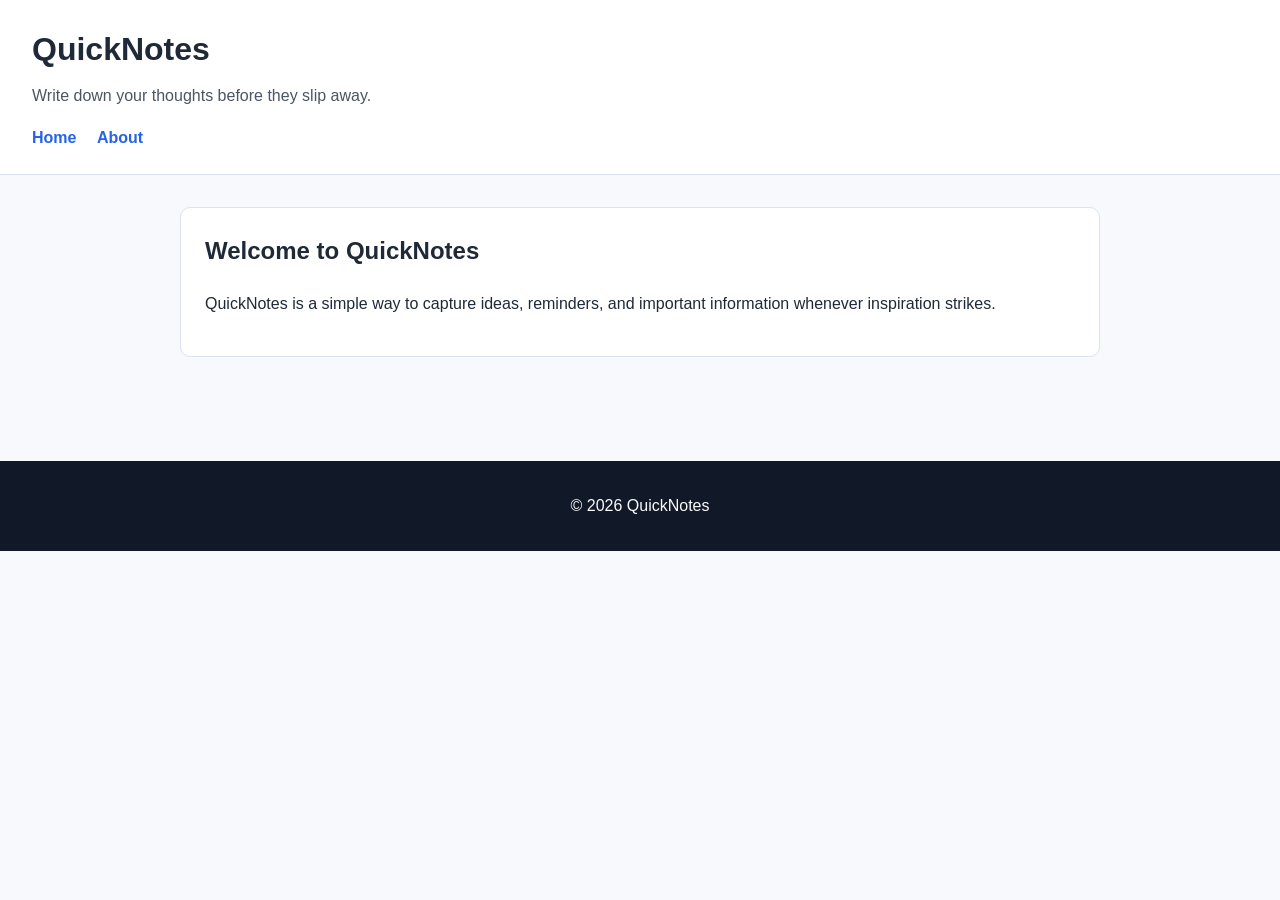
<file: index.html>
<!DOCTYPE html>
<html lang="en">
  <head>
    <meta charset="UTF-8" />
    <meta name="viewport" content="width=device-width, initial-scale=1.0" />
    <title>QuickNotes</title>
    <style>
      :root {
        --bg: #f7f9fc;
        --surface: #ffffff;
        --text: #1f2937;
        --muted: #4b5563;
        --accent: #2563eb;
        --border: #dbe3f0;
      }

      * {
        box-sizing: border-box;
      }

      body {
        margin: 0;
        font-family: Arial, Helvetica, sans-serif;
        background: var(--bg);
        color: var(--text);
        line-height: 1.6;
      }

      header {
        background: var(--surface);
        border-bottom: 1px solid var(--border);
        padding: 1.5rem 2rem;
      }

      .brand {
        margin: 0 0 0.5rem;
        font-size: 2rem;
      }

      .tagline {
        margin: 0;
        color: var(--muted);
      }

      nav {
        margin-top: 1rem;
      }

      nav a {
        color: var(--accent);
        text-decoration: none;
        margin-right: 1rem;
        font-weight: 600;
      }

      nav a:hover,
      nav a:focus {
        text-decoration: underline;
      }

      main {
        max-width: 960px;
        margin: 2rem auto;
        padding: 0 1.25rem 3rem;
      }

      section {
        background: var(--surface);
        border: 1px solid var(--border);
        border-radius: 10px;
        padding: 1.5rem;
        margin-bottom: 1.5rem;
      }

      h2,
      h3 {
        margin-top: 0;
      }

      ul,
      ol {
        padding-left: 1.25rem;
      }

      footer {
        background: #111827;
        color: #f9fafb;
        text-align: center;
        padding: 1rem 2rem;
      }
    </style>
  </head>
  <body>
    <header>
      <h1 class="brand">QuickNotes</h1>
      <p class="tagline">Write down your thoughts before they slip away.</p>
      <nav aria-label="Main navigation">
        <a href="index.html">Home</a>
        <a href="about.html">About</a>
      </nav>
    </header>

    <main>
      <section>
        <h2>Welcome to QuickNotes</h2>
        <p>
          QuickNotes is a simple way to capture ideas, reminders, and important information whenever inspiration strikes.
        </p>
      </section>
    </main>

    <footer>
      <p>© 2026 QuickNotes</p>
    </footer>
  </body>
</html>
</file>
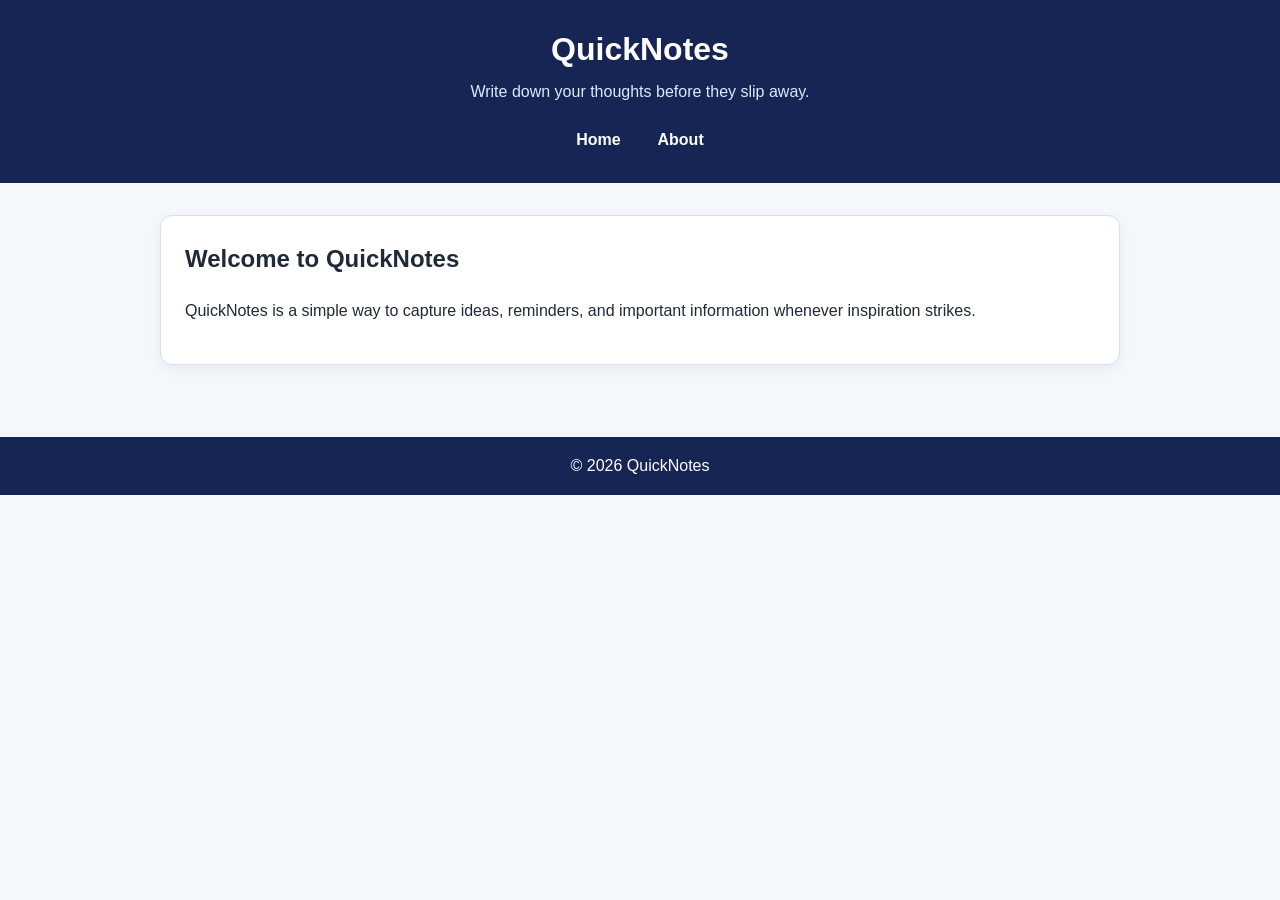
<file: day2/index.html>
<!DOCTYPE html>
<html lang="en">
  <head>
    <meta charset="UTF-8" />
    <meta name="viewport" content="width=device-width, initial-scale=1.0" />
    <title>QuickNotes</title>
    <link rel="stylesheet" href="style.css" />
  </head>
  <body>
    <header>
      <h1 class="brand">QuickNotes</h1>
      <p class="tagline">Write down your thoughts before they slip away.</p>
      <nav aria-label="Main navigation">
        <a href="index.html">Home</a>
        <a href="about.html">About</a>
      </nav>
    </header>

    <main>
      <section>
        <h2>Welcome to QuickNotes</h2>
        <p>
          QuickNotes is a simple way to capture ideas, reminders, and important information whenever inspiration strikes.
        </p>
      </section>
    </main>

    <footer>
      <p>© 2026 QuickNotes</p>
    </footer>
  </body>
</html>
</file>
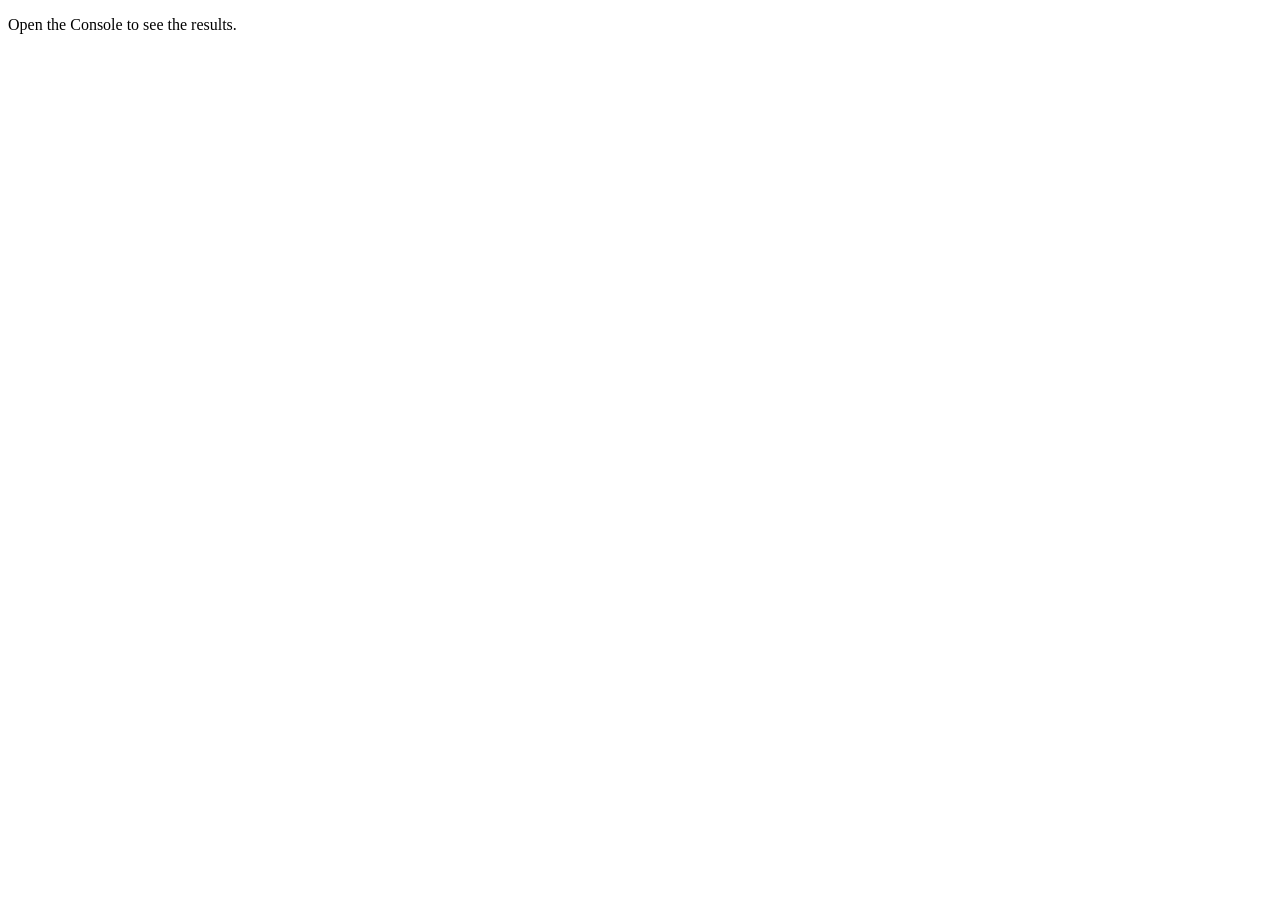
<file: day3/index.html>
<!DOCTYPE html>
<html lang="en">
  <head>
    <meta charset="UTF-8" />
    <meta name="viewport" content="width=device-width, initial-scale=1.0" />
    <title>Notes Toolkit</title>
    <script src="script.js" defer></script>
  </head>
  <body>
    <p>Open the Console to see the results.</p>
  </body>
</html>
</file>
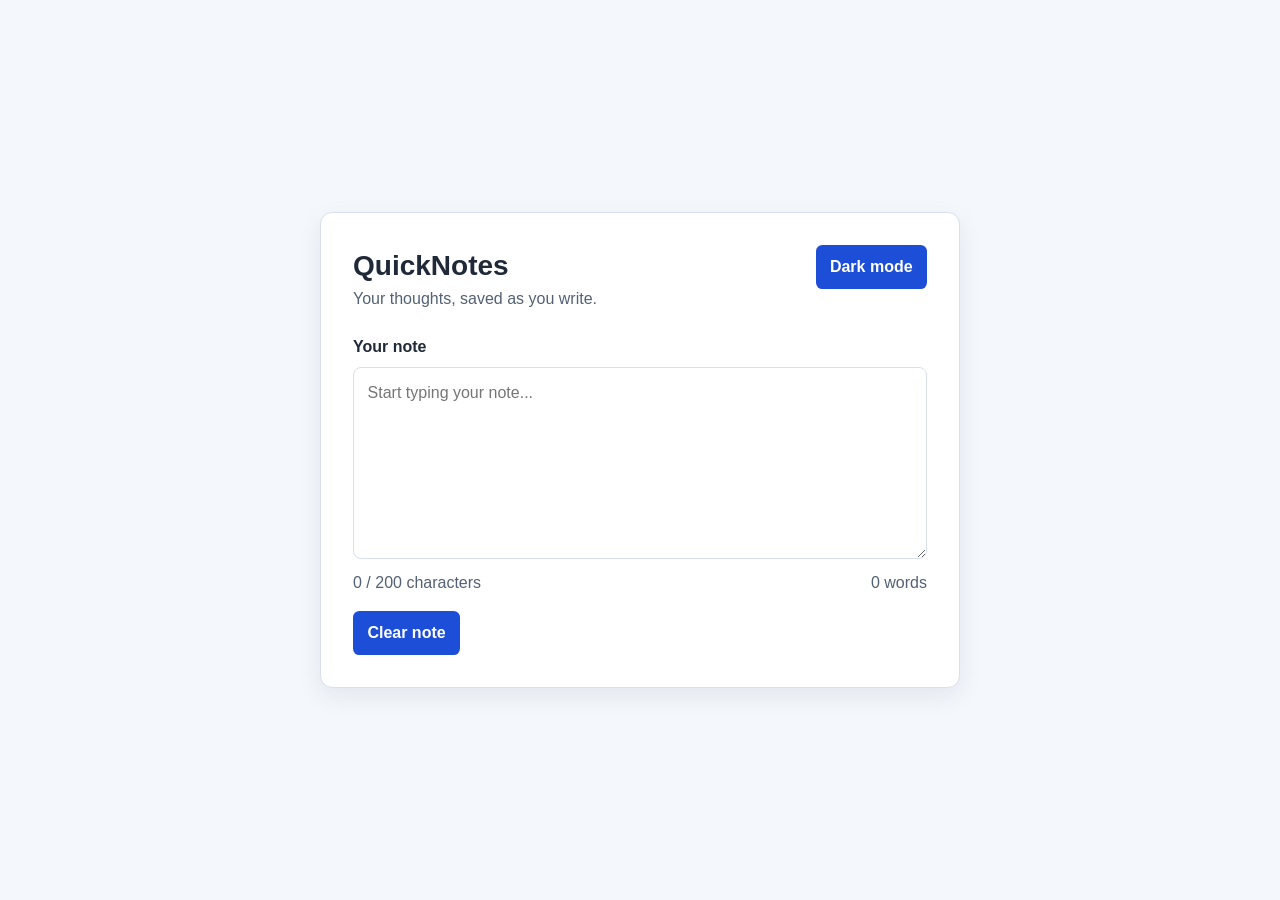
<file: day4/index.html>
<!DOCTYPE html>
<html lang="en">
  <head>
    <meta charset="UTF-8" />
    <meta name="viewport" content="width=device-width, initial-scale=1.0" />
    <title>QuickNotes - Day 4</title>
    <link rel="stylesheet" href="style.css" />
    <script src="script.js" defer></script>
  </head>
  <body>
    <main class="note-card">
      <div class="header">
        <div>
          <h1>QuickNotes</h1>
          <p class="subtitle">Your thoughts, saved as you write.</p>
        </div>
        <button id="theme-toggle" type="button" aria-pressed="false">Dark mode</button>
      </div>

      <label for="note-text">Your note</label>
      <textarea id="note-text" placeholder="Start typing your note..."></textarea>

      <div class="counts" aria-live="polite">
        <p id="char-count">0 / 200 characters</p>
        <p id="word-count">0 words</p>
      </div>

      <button id="clear-btn" type="button">Clear note</button>
    </main>
  </body>
</html>
</file>
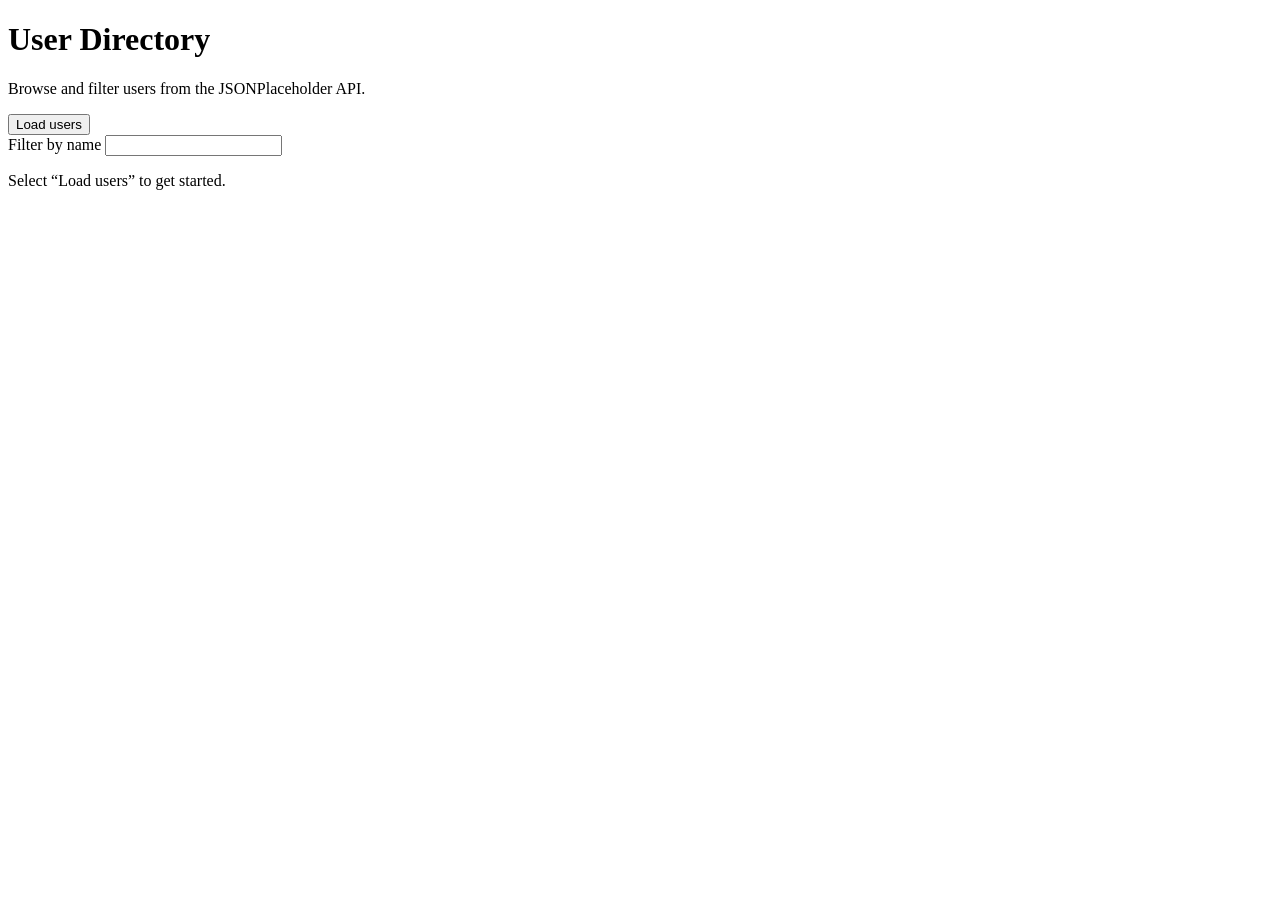
<file: day5/index.html>
<!DOCTYPE html>
<html lang="en">
  <head>
    <meta charset="UTF-8" />
    <meta name="viewport" content="width=device-width, initial-scale=1.0" />
    <title>User Directory</title>
    <script src="users.js" defer></script>
  </head>
  <body>
    <main>
      <h1>User Directory</h1>
      <p>Browse and filter users from the JSONPlaceholder API.</p>

      <button id="load-users" type="button">Load users</button>

      <div>
        <label for="filter-input">Filter by name</label>
        <input id="filter-input" type="search" autocomplete="off" />
      </div>

      <p id="status" role="status" aria-live="polite">Select “Load users” to get started.</p>
      <ul id="users-list" aria-label="Users"></ul>
    </main>
  </body>
</html>
</file>
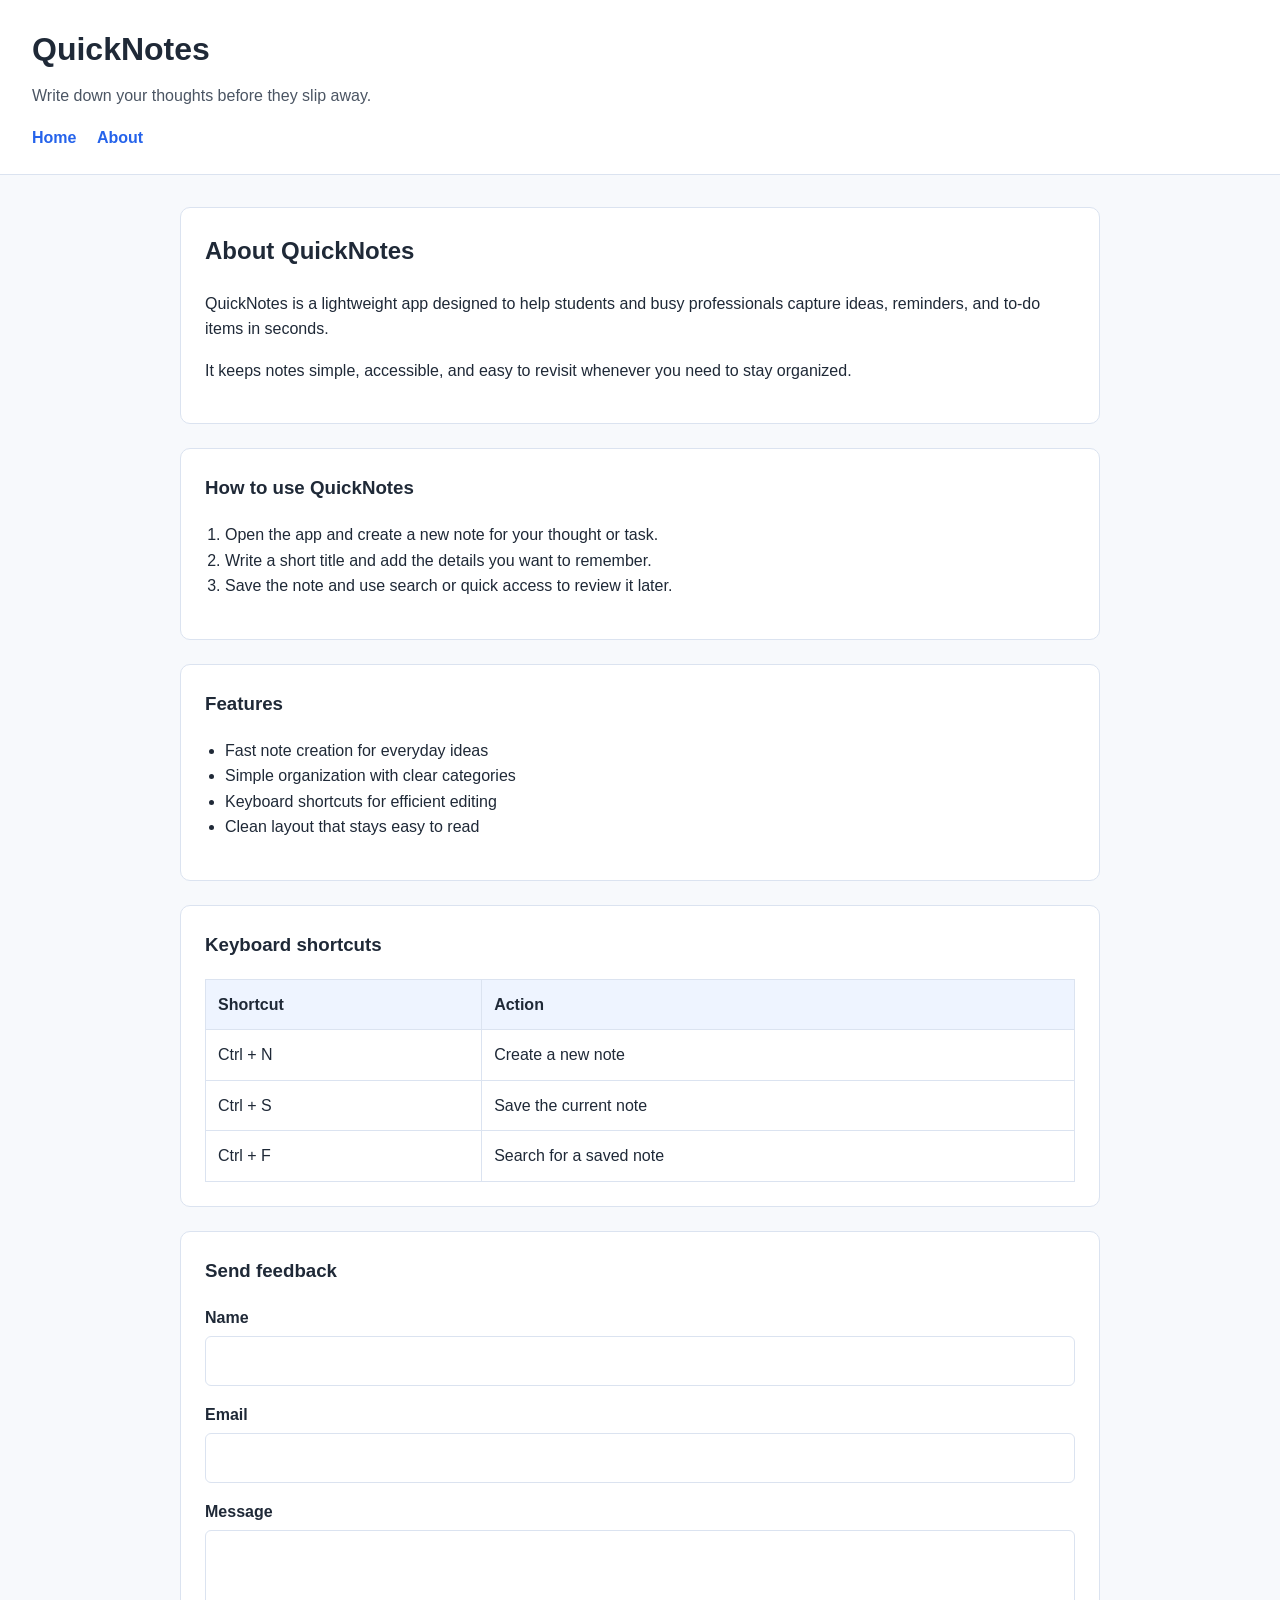
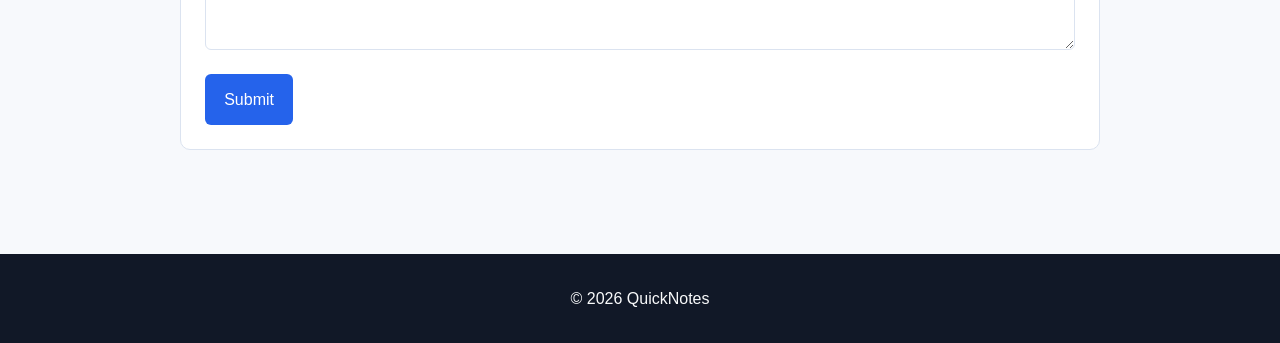
<file: about.html>
<!DOCTYPE html>
<html lang="en">
  <head>
    <meta charset="UTF-8" />
    <meta name="viewport" content="width=device-width, initial-scale=1.0" />
    <title>About QuickNotes</title>
    <style>
      :root {
        --bg: #f7f9fc;
        --surface: #ffffff;
        --text: #1f2937;
        --muted: #4b5563;
        --accent: #2563eb;
        --border: #dbe3f0;
      }

      * {
        box-sizing: border-box;
      }

      body {
        margin: 0;
        font-family: Arial, Helvetica, sans-serif;
        background: var(--bg);
        color: var(--text);
        line-height: 1.6;
      }

      header {
        background: var(--surface);
        border-bottom: 1px solid var(--border);
        padding: 1.5rem 2rem;
      }

      .brand {
        margin: 0 0 0.5rem;
        font-size: 2rem;
      }

      .tagline {
        margin: 0;
        color: var(--muted);
      }

      nav {
        margin-top: 1rem;
      }

      nav a {
        color: var(--accent);
        text-decoration: none;
        margin-right: 1rem;
        font-weight: 600;
      }

      nav a:hover,
      nav a:focus {
        text-decoration: underline;
      }

      main {
        max-width: 960px;
        margin: 2rem auto;
        padding: 0 1.25rem 3rem;
      }

      section {
        background: var(--surface);
        border: 1px solid var(--border);
        border-radius: 10px;
        padding: 1.5rem;
        margin-bottom: 1.5rem;
      }

      h2,
      h3 {
        margin-top: 0;
      }

      ul,
      ol {
        padding-left: 1.25rem;
      }

      table {
        width: 100%;
        border-collapse: collapse;
        margin-top: 1rem;
      }

      th,
      td {
        border: 1px solid var(--border);
        padding: 0.75rem;
        text-align: left;
      }

      th {
        background: #eef4ff;
      }

      label {
        display: block;
        margin-bottom: 0.35rem;
        font-weight: 600;
      }

      input,
      textarea,
      button {
        font: inherit;
      }

      input,
      textarea {
        width: 100%;
        padding: 0.7rem;
        border: 1px solid var(--border);
        border-radius: 6px;
        margin-bottom: 1rem;
      }

      textarea {
        min-height: 120px;
        resize: vertical;
      }

      button {
        background: var(--accent);
        color: #fff;
        border: none;
        border-radius: 6px;
        padding: 0.8rem 1.2rem;
        cursor: pointer;
      }

      footer {
        background: #111827;
        color: #f9fafb;
        text-align: center;
        padding: 1rem 2rem;
      }
    </style>
  </head>
  <body>
    <header>
      <h1 class="brand">QuickNotes</h1>
      <p class="tagline">Write down your thoughts before they slip away.</p>
      <nav aria-label="Main navigation">
        <a href="index.html">Home</a>
        <a href="about.html">About</a>
      </nav>
    </header>

    <main>
      <section>
        <h2>About QuickNotes</h2>
        <p>
          QuickNotes is a lightweight app designed to help students and busy professionals capture ideas, reminders, and to-do items in seconds.
        </p>
        <p>
          It keeps notes simple, accessible, and easy to revisit whenever you need to stay organized.
        </p>
      </section>

      <section>
        <h3>How to use QuickNotes</h3>
        <ol>
          <li>Open the app and create a new note for your thought or task.</li>
          <li>Write a short title and add the details you want to remember.</li>
          <li>Save the note and use search or quick access to review it later.</li>
        </ol>
      </section>

      <section>
        <h3>Features</h3>
        <ul>
          <li>Fast note creation for everyday ideas</li>
          <li>Simple organization with clear categories</li>
          <li>Keyboard shortcuts for efficient editing</li>
          <li>Clean layout that stays easy to read</li>
        </ul>
      </section>

      <section>
        <h3>Keyboard shortcuts</h3>
        <table>
          <thead>
            <tr>
              <th scope="col">Shortcut</th>
              <th scope="col">Action</th>
            </tr>
          </thead>
          <tbody>
            <tr>
              <td>Ctrl + N</td>
              <td>Create a new note</td>
            </tr>
            <tr>
              <td>Ctrl + S</td>
              <td>Save the current note</td>
            </tr>
            <tr>
              <td>Ctrl + F</td>
              <td>Search for a saved note</td>
            </tr>
          </tbody>
        </table>
      </section>

      <section>
        <h3>Send feedback</h3>
        <form action="#" method="post">
          <label for="name">Name</label>
          <input id="name" name="name" type="text" required />

          <label for="email">Email</label>
          <input id="email" name="email" type="email" required />

          <label for="message">Message</label>
          <textarea id="message" name="message" required></textarea>

          <button type="submit">Submit</button>
        </form>
      </section>
    </main>

    <footer>
      <p>© 2026 QuickNotes</p>
    </footer>
  </body>
</html>
</file>
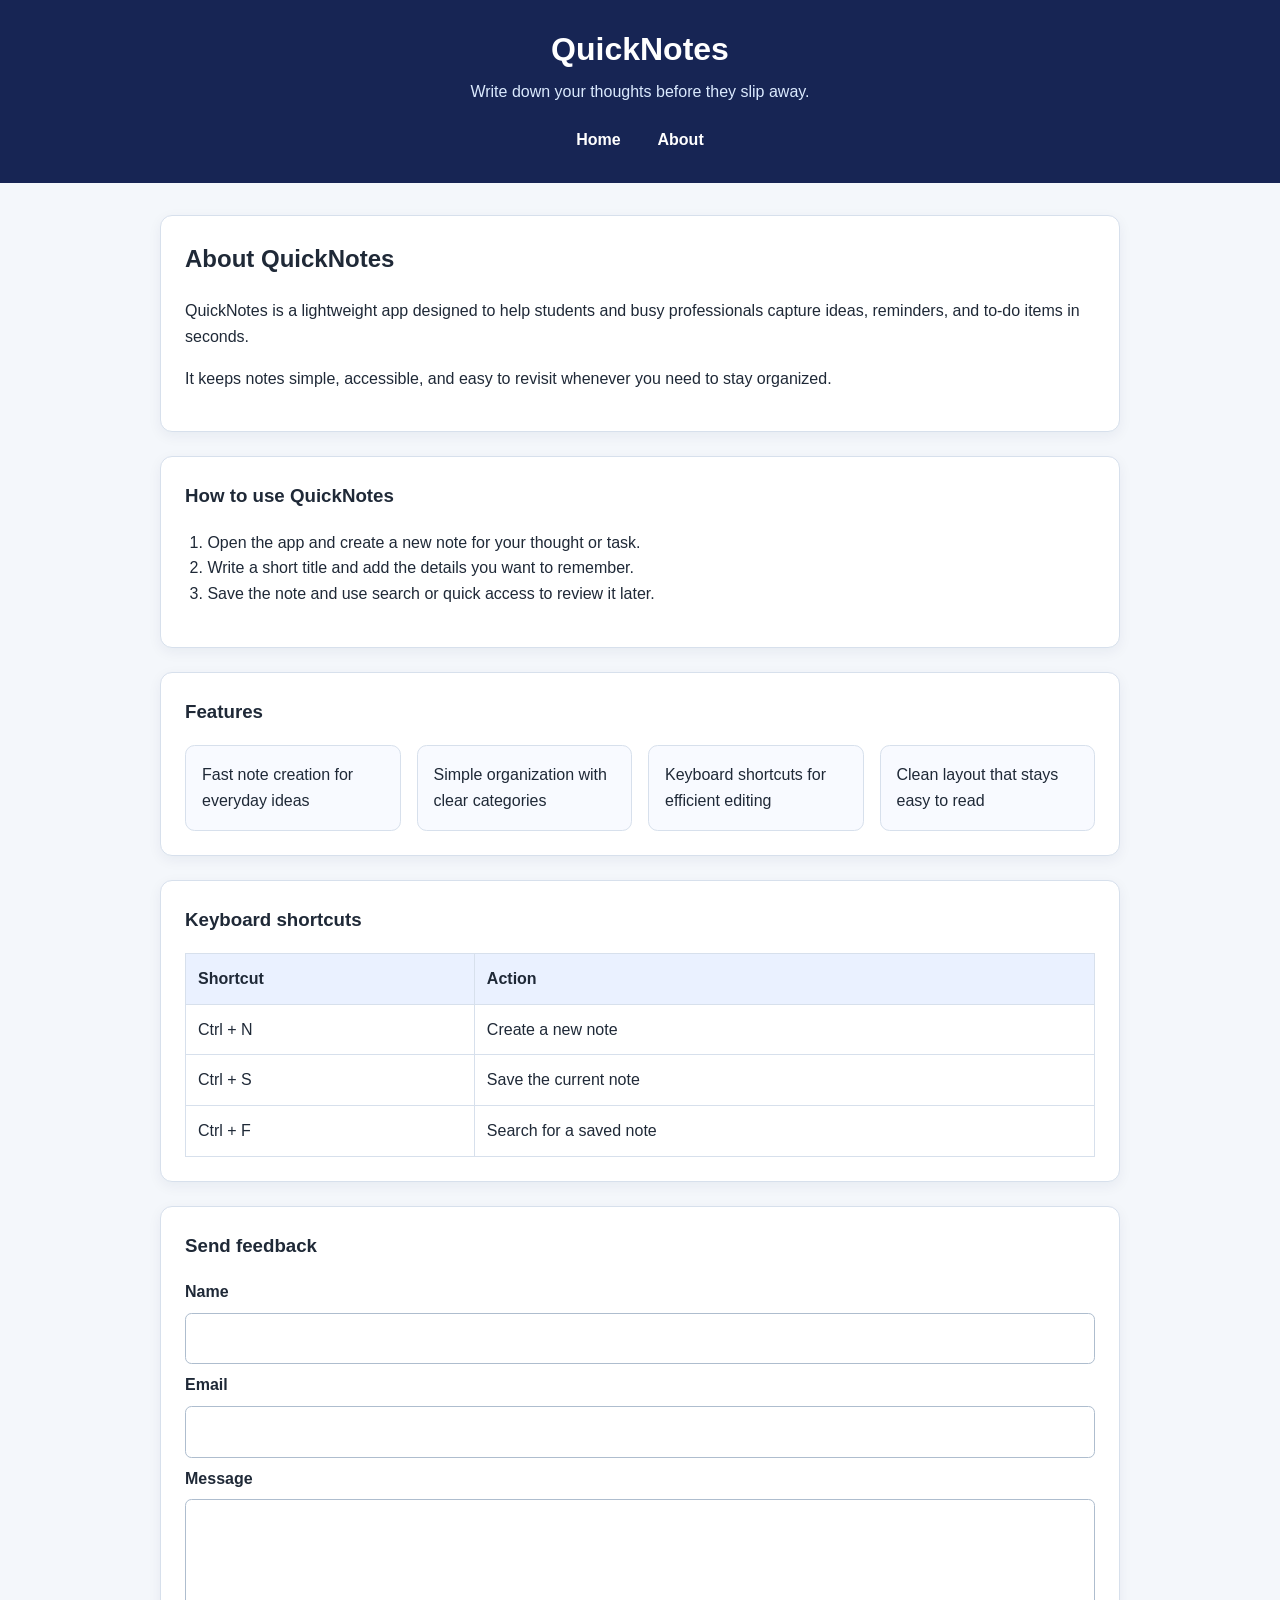
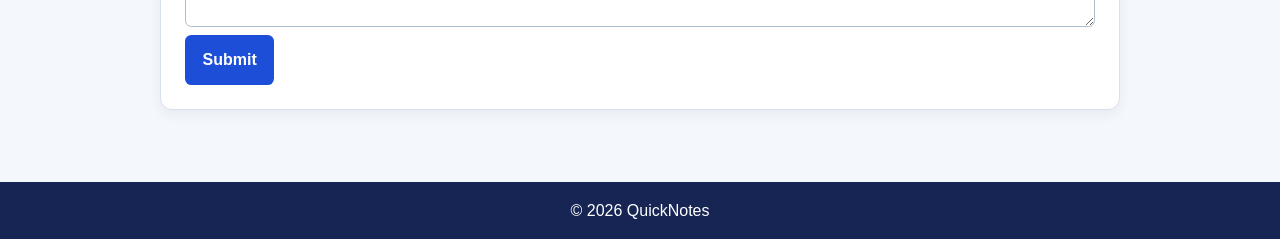
<file: day2/about.html>
<!DOCTYPE html>
<html lang="en">
  <head>
    <meta charset="UTF-8" />
    <meta name="viewport" content="width=device-width, initial-scale=1.0" />
    <title>About QuickNotes</title>
    <link rel="stylesheet" href="style.css" />
  </head>
  <body>
    <header>
      <h1 class="brand">QuickNotes</h1>
      <p class="tagline">Write down your thoughts before they slip away.</p>
      <nav aria-label="Main navigation">
        <a href="index.html">Home</a>
        <a href="about.html">About</a>
      </nav>
    </header>

    <main>
      <section>
        <h2>About QuickNotes</h2>
        <p>
          QuickNotes is a lightweight app designed to help students and busy professionals capture ideas, reminders, and to-do items in seconds.
        </p>
        <p>
          It keeps notes simple, accessible, and easy to revisit whenever you need to stay organized.
        </p>
      </section>

      <section>
        <h3>How to use QuickNotes</h3>
        <ol>
          <li>Open the app and create a new note for your thought or task.</li>
          <li>Write a short title and add the details you want to remember.</li>
          <li>Save the note and use search or quick access to review it later.</li>
        </ol>
      </section>

      <section>
        <h3>Features</h3>
        <ul class="features">
          <li>Fast note creation for everyday ideas</li>
          <li>Simple organization with clear categories</li>
          <li>Keyboard shortcuts for efficient editing</li>
          <li>Clean layout that stays easy to read</li>
        </ul>
      </section>

      <section>
        <h3>Keyboard shortcuts</h3>
        <table>
          <thead>
            <tr>
              <th scope="col">Shortcut</th>
              <th scope="col">Action</th>
            </tr>
          </thead>
          <tbody>
            <tr>
              <td>Ctrl + N</td>
              <td>Create a new note</td>
            </tr>
            <tr>
              <td>Ctrl + S</td>
              <td>Save the current note</td>
            </tr>
            <tr>
              <td>Ctrl + F</td>
              <td>Search for a saved note</td>
            </tr>
          </tbody>
        </table>
      </section>

      <section>
        <h3>Send feedback</h3>
        <form action="#" method="post">
          <label for="name">Name</label>
          <input id="name" name="name" type="text" required />

          <label for="email">Email</label>
          <input id="email" name="email" type="email" required />

          <label for="message">Message</label>
          <textarea id="message" name="message" required></textarea>

          <button type="submit">Submit</button>
        </form>
      </section>
    </main>

    <footer>
      <p>© 2026 QuickNotes</p>
    </footer>
  </body>
</html>
</file>
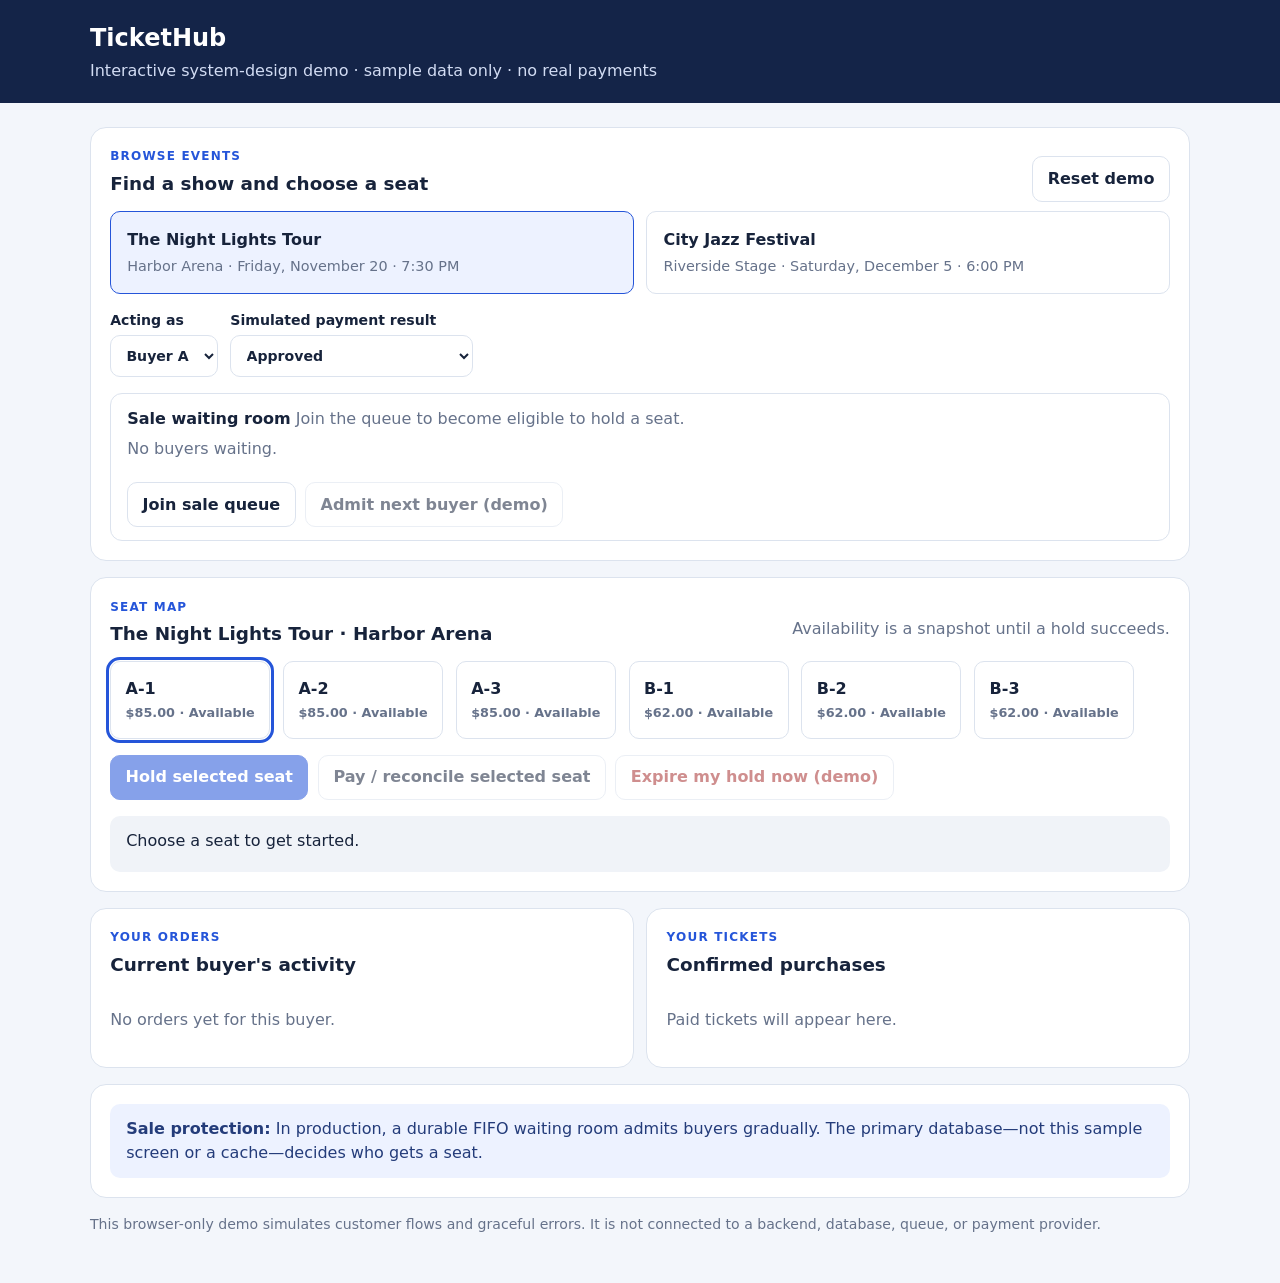
<file: day8/demo.html>
<!doctype html>
<html lang="en">
<head>
  <meta charset="utf-8">
  <meta name="viewport" content="width=device-width, initial-scale=1">
  <title>TicketHub | Interactive Demo</title>
  <style>
    :root {
      color-scheme: light;
      --ink: #17233b;
      --muted: #66728a;
      --line: #dce3ee;
      --paper: #ffffff;
      --bg: #f3f6fb;
      --blue: #2555d9;
      --blue-soft: #edf2ff;
      --green: #137a55;
      --green-soft: #e7f7ef;
      --red: #a83232;
      --red-soft: #fff0ee;
      --amber: #835900;
      --amber-soft: #fff5dc;
    }

    * { box-sizing: border-box; }

    body {
      margin: 0;
      background: var(--bg);
      color: var(--ink);
      font: 16px/1.5 system-ui, -apple-system, "Segoe UI", sans-serif;
    }

    button, select { font: inherit; }

    button {
      min-height: 42px;
      padding: 0.6rem 0.9rem;
      border: 1px solid var(--line);
      border-radius: 10px;
      background: var(--paper);
      color: var(--ink);
      cursor: pointer;
      font-weight: 650;
    }

    button:hover:not(:disabled) { border-color: var(--blue); }
    button:focus-visible, select:focus-visible { outline: 3px solid #98b2ff; outline-offset: 2px; }
    button:disabled { cursor: not-allowed; opacity: 0.55; }

    .primary { border-color: var(--blue); background: var(--blue); color: white; }
    .danger { color: var(--red); }

    header {
      padding: 1.25rem max(1rem, calc((100vw - 1100px) / 2));
      background: #142448;
      color: white;
    }

    header h1 { margin: 0; font-size: 1.5rem; }
    header p { margin: 0.2rem 0 0; color: #d2dcf3; }

    main { width: min(1100px, calc(100% - 2rem)); margin: 1.5rem auto 3rem; }
    .panel { margin-bottom: 1rem; padding: 1.2rem; border: 1px solid var(--line); border-radius: 16px; background: var(--paper); }
    .panel h2 { margin: 0 0 0.8rem; font-size: 1.15rem; }
    .subtle { color: var(--muted); }
    .eyebrow { margin: 0 0 0.3rem; color: var(--blue); font-size: 0.75rem; font-weight: 800; letter-spacing: 0.1em; text-transform: uppercase; }

    .topline, .toolbar, .event-list, .seat-grid, .columns, .summary-grid {
      display: flex;
      gap: 0.8rem;
    }

    .topline { align-items: center; justify-content: space-between; flex-wrap: wrap; }
    .toolbar { align-items: end; flex-wrap: wrap; margin-top: 1rem; }
    .toolbar label { display: grid; gap: 0.25rem; font-size: 0.88rem; font-weight: 700; }
    select { min-height: 42px; padding: 0.5rem 0.7rem; border: 1px solid var(--line); border-radius: 10px; background: white; color: var(--ink); }
    .queue-box { display: grid; gap: 0.35rem; margin-top: 1rem; padding: 0.8rem 1rem; border: 1px solid var(--line); border-radius: 12px; }
    .queue-box p { margin: 0; }

    .event-list { flex-wrap: wrap; }
    .event-card { flex: 1 1 250px; padding: 1rem; text-align: left; }
    .event-card[aria-pressed="true"] { border-color: var(--blue); background: var(--blue-soft); }
    .event-card strong, .event-card span { display: block; }
    .event-card span { margin-top: 0.25rem; color: var(--muted); font-size: 0.9rem; font-weight: 450; }

    .seat-grid { flex-wrap: wrap; }
    .seat {
      display: grid;
      min-width: 112px;
      min-height: 78px;
      align-content: center;
      gap: 0.15rem;
      text-align: left;
    }
    .seat strong { font-size: 1rem; }
    .seat span { color: var(--muted); font-size: 0.8rem; }
    .seat[aria-pressed="true"] { outline: 3px solid var(--blue); outline-offset: 1px; }
    .seat.HELD { border-color: #e7c86f; background: var(--amber-soft); }
    .seat.SOLD { border-color: #a7d8bf; background: var(--green-soft); }
    .seat.PAYMENT_PENDING { border-color: #b8a7df; background: #f2edff; }

    .callout { margin: 0; padding: 0.8rem 1rem; border-radius: 10px; background: var(--blue-soft); color: #243c7a; }
    .message { min-height: 3.5rem; margin: 1rem 0 0; padding: 0.8rem 1rem; border-radius: 10px; background: #f0f3f8; }
    .message.success { background: var(--green-soft); color: #10583d; }
    .message.error { background: var(--red-soft); color: #832626; }
    .message.notice { background: var(--amber-soft); color: #6a4a00; }

    .columns { align-items: stretch; }
    .columns > section { flex: 1; min-width: 0; }
    .summary-grid { flex-wrap: wrap; }
    .summary-card { flex: 1 1 180px; padding: 0.85rem; border: 1px solid var(--line); border-radius: 12px; }
    .summary-card strong { display: block; }
    .summary-card span { color: var(--muted); font-size: 0.9rem; }
    .actions { display: flex; flex-wrap: wrap; gap: 0.6rem; margin-top: 1rem; }
    .ticket-list { display: grid; gap: 0.7rem; }
    .ticket { padding: 0.8rem; border-left: 4px solid var(--green); border-radius: 8px; background: var(--green-soft); }
    .ticket p { margin: 0.2rem 0 0; color: #335747; font-size: 0.9rem; }
    footer { color: var(--muted); font-size: 0.88rem; }

    @media (max-width: 680px) {
      .columns { flex-direction: column; }
      .panel { padding: 1rem; }
      .seat { flex: 1 1 42%; }
    }
  </style>
</head>
<body>
  <header>
    <h1>TicketHub</h1>
    <p>Interactive system-design demo · sample data only · no real payments</p>
  </header>

  <main>
    <section class="panel">
      <div class="topline">
        <div>
          <p class="eyebrow">Browse events</p>
          <h2>Find a show and choose a seat</h2>
        </div>
        <button id="resetButton" type="button">Reset demo</button>
      </div>
      <div id="events" class="event-list" aria-label="Sample events"></div>
      <div class="toolbar">
        <label for="buyerSelect">Acting as
          <select id="buyerSelect">
            <option value="buyer-a">Buyer A</option>
            <option value="buyer-b">Buyer B</option>
          </select>
        </label>
        <label for="paymentOutcome">Simulated payment result
          <select id="paymentOutcome">
            <option value="approved">Approved</option>
            <option value="declined">Declined</option>
            <option value="timeout">Timeout (reconcile later)</option>
          </select>
        </label>
      </div>
      <div class="queue-box">
        <p><strong>Sale waiting room</strong> <span id="queuePosition" class="subtle"></span></p>
        <p id="queueList" class="subtle" aria-live="polite"></p>
        <div class="actions">
          <button id="joinQueueButton" type="button">Join sale queue</button>
          <button id="admitNextButton" type="button">Admit next buyer (demo)</button>
        </div>
      </div>
    </section>

    <section class="panel">
      <div class="topline">
        <div>
          <p class="eyebrow">Seat map</p>
          <h2 id="eventHeading"></h2>
        </div>
        <span class="subtle">Availability is a snapshot until a hold succeeds.</span>
      </div>
      <div id="seats" class="seat-grid" aria-label="Seats"></div>
      <div class="actions">
        <button id="holdButton" class="primary" type="button">Hold selected seat</button>
        <button id="payButton" type="button">Pay / reconcile selected seat</button>
        <button id="expireButton" class="danger" type="button">Expire my hold now (demo)</button>
      </div>
      <p id="message" class="message" role="status" aria-live="polite">Choose a seat to get started.</p>
    </section>

    <div class="columns">
      <section class="panel">
        <p class="eyebrow">Your orders</p>
        <h2>Current buyer's activity</h2>
        <div id="orders" class="summary-grid"></div>
      </section>
      <section class="panel">
        <p class="eyebrow">Your tickets</p>
        <h2>Confirmed purchases</h2>
        <div id="tickets" class="ticket-list"></div>
      </section>
    </div>

    <section class="panel">
      <p class="callout"><strong>Sale protection:</strong> In production, a durable FIFO waiting room admits buyers gradually. The primary database—not this sample screen or a cache—decides who gets a seat.</p>
    </section>
    <footer>This browser-only demo simulates customer flows and graceful errors. It is not connected to a backend, database, queue, or payment provider.</footer>
  </main>

  <script>
    const events = [
      {
        id: "night-lights",
        name: "The Night Lights Tour",
        venue: "Harbor Arena",
        date: "Friday, November 20 · 7:30 PM",
        seats: [
          { id: "A-01", section: "A", row: "1", number: "1", price: 8500 },
          { id: "A-02", section: "A", row: "1", number: "2", price: 8500 },
          { id: "A-03", section: "A", row: "1", number: "3", price: 8500 },
          { id: "B-01", section: "B", row: "2", number: "1", price: 6200 },
          { id: "B-02", section: "B", row: "2", number: "2", price: 6200 },
          { id: "B-03", section: "B", row: "2", number: "3", price: 6200 }
        ]
      },
      {
        id: "city-jazz",
        name: "City Jazz Festival",
        venue: "Riverside Stage",
        date: "Saturday, December 5 · 6:00 PM",
        seats: [
          { id: "C-01", section: "C", row: "1", number: "1", price: 5400 },
          { id: "C-02", section: "C", row: "1", number: "2", price: 5400 },
          { id: "C-03", section: "C", row: "1", number: "3", price: 5400 },
          { id: "D-01", section: "D", row: "2", number: "1", price: 3900 },
          { id: "D-02", section: "D", row: "2", number: "2", price: 3900 },
          { id: "D-03", section: "D", row: "2", number: "3", price: 3900 }
        ]
      }
    ];

    const buyers = { "buyer-a": "Buyer A", "buyer-b": "Buyer B" };
    let state;

    function resetState() {
      events.forEach((event) => event.seats.forEach((seat) => {
        seat.status = "AVAILABLE";
        seat.currentOrderId = null;
        seat.holdExpiresAt = null;
      }));
      state = {
        selectedEventId: events[0].id,
        selectedSeatId: events[0].seats[0].id,
        buyerId: "buyer-a",
        orders: [],
        queues: {},
        admittedBuyers: {},
        nextOrderId: 1
      };
      events.forEach((event) => {
        state.queues[event.id] = [];
        state.admittedBuyers[event.id] = [];
      });
      document.getElementById("buyerSelect").value = state.buyerId;
      document.getElementById("paymentOutcome").value = "approved";
      showMessage("Choose a seat to get started.", "");
      render();
    }

    function currentEvent() {
      return events.find((event) => event.id === state.selectedEventId);
    }

    function currentQueue() {
      return state.queues[state.selectedEventId];
    }

    function currentAdmittedBuyers() {
      return state.admittedBuyers[state.selectedEventId];
    }

    function selectedSeat() {
      return currentEvent().seats.find((seat) => seat.id === state.selectedSeatId);
    }

    function currentOrder(seat) {
      return state.orders.find((order) => order.id === seat.currentOrderId);
    }

    function showMessage(text, kind) {
      const message = document.getElementById("message");
      message.textContent = text;
      message.className = `message ${kind}`;
    }

    function formatMoney(cents) {
      return new Intl.NumberFormat("en-US", { style: "currency", currency: "USD" }).format(cents / 100);
    }

    function statusLabel(status) {
      return {
        AVAILABLE: "Available",
        HELD: "Held",
        PAYMENT_PENDING: "Payment pending",
        SOLD: "Sold",
        EXPIRED: "Expired",
        CANCELLED: "Cancelled",
        PAID: "Paid"
      }[status] || status;
    }

    function renderEvents() {
      const target = document.getElementById("events");
      target.replaceChildren();
      events.forEach((event) => {
        const button = document.createElement("button");
        button.type = "button";
        button.className = "event-card";
        button.setAttribute("aria-pressed", String(event.id === state.selectedEventId));
        const title = document.createElement("strong");
        title.textContent = event.name;
        const detail = document.createElement("span");
        detail.textContent = `${event.venue} · ${event.date}`;
        button.append(title, detail);
        button.addEventListener("click", () => {
          state.selectedEventId = event.id;
          state.selectedSeatId = event.seats[0].id;
          render();
        });
        target.append(button);
      });
    }

    function renderSeats() {
      const event = currentEvent();
      document.getElementById("eventHeading").textContent = `${event.name} · ${event.venue}`;
      const target = document.getElementById("seats");
      target.replaceChildren();
      event.seats.forEach((seat) => {
        const order = currentOrder(seat);
        const ownerText = order ? ` · ${buyers[order.userId]}` : "";
          const displayStatus = order && order.status === "PAYMENT_PENDING" ? "PAYMENT_PENDING" : seat.status;
          const button = document.createElement("button");
          button.type = "button";
          button.className = `seat ${displayStatus}`;
          button.setAttribute("aria-pressed", String(seat.id === state.selectedSeatId));
          button.setAttribute("aria-label", `Section ${seat.section}, row ${seat.row}, seat ${seat.number}, ${statusLabel(displayStatus)}${ownerText}, ${formatMoney(seat.price)}`);
        const name = document.createElement("strong");
        name.textContent = `${seat.section}-${seat.number}`;
        const detail = document.createElement("span");
        detail.textContent = `${formatMoney(seat.price)} · ${statusLabel(displayStatus)}${ownerText}`;
        button.append(name, detail);
        button.addEventListener("click", () => {
          state.selectedSeatId = seat.id;
          render();
        });
        target.append(button);
      });
    }

    function renderOrders() {
      const target = document.getElementById("orders");
      target.replaceChildren();
      const orders = state.orders.filter((order) => order.userId === state.buyerId);
      if (orders.length === 0) {
        const empty = document.createElement("p");
        empty.className = "subtle";
        empty.textContent = "No orders yet for this buyer.";
        target.append(empty);
        return;
      }
      orders.forEach((order) => {
        const card = document.createElement("div");
        card.className = "summary-card";
        const title = document.createElement("strong");
        title.textContent = `${order.eventName} · ${order.seatId}`;
        const status = document.createElement("span");
        status.textContent = `${statusLabel(order.status)} · ${order.id}`;
        card.append(title, status);
        if (order.status === "HELD" || order.status === "PAYMENT_PENDING") {
          const expiry = document.createElement("span");
          expiry.textContent = order.status === "PAYMENT_PENDING"
            ? "Reserved while payment is reconciled"
            : `Expires in ${Math.max(0, Math.ceil((order.expiresAt - Date.now()) / 1000))}s`;
          card.append(expiry);
        }
        target.append(card);
      });
    }

    function renderTickets() {
      const target = document.getElementById("tickets");
      target.replaceChildren();
      const tickets = state.orders.filter((order) => order.userId === state.buyerId && order.status === "PAID");
      if (tickets.length === 0) {
        const empty = document.createElement("p");
        empty.className = "subtle";
        empty.textContent = "Paid tickets will appear here.";
        target.append(empty);
        return;
      }
      tickets.forEach((order) => {
        const ticket = document.createElement("div");
        ticket.className = "ticket";
        const title = document.createElement("strong");
        title.textContent = `${order.eventName} · seat ${order.seatId}`;
        const detail = document.createElement("p");
        detail.textContent = `Ticket ${order.ticketId} · Order ${order.id}`;
        ticket.append(title, detail);
        target.append(ticket);
      });
    }

    function renderQueue() {
      const queue = currentQueue();
      const admitted = currentAdmittedBuyers();
      const position = queue.indexOf(state.buyerId);
      const status = admitted.includes(state.buyerId)
        ? "Admitted to this sale."
        : position >= 0
          ? `Your FIFO queue position: ${position + 1}.`
          : "Join the queue to become eligible to hold a seat.";
      document.getElementById("queuePosition").textContent = status;
      document.getElementById("queueList").textContent = queue.length
        ? `Waiting in order: ${queue.map((buyerId) => buyers[buyerId]).join(" → ")}`
        : "No buyers waiting.";
      document.getElementById("joinQueueButton").disabled =
        admitted.includes(state.buyerId) || position >= 0;
      document.getElementById("joinQueueButton").textContent =
        admitted.includes(state.buyerId) ? "Buyer admitted" : position >= 0 ? "Already in queue" : "Join sale queue";
      document.getElementById("admitNextButton").disabled = queue.length === 0;
    }

    function updateActions() {
      const seat = selectedSeat();
      const order = currentOrder(seat);
      const mine = order && order.userId === state.buyerId;
      const holdButton = document.getElementById("holdButton");
      const payButton = document.getElementById("payButton");
      const expireButton = document.getElementById("expireButton");
      holdButton.disabled = !currentAdmittedBuyers().includes(state.buyerId);
      payButton.disabled = !mine || !["HELD", "PAYMENT_PENDING"].includes(order.status);
      payButton.textContent = order && order.status === "PAYMENT_PENDING"
        ? "Reconcile pending payment"
        : "Pay / reconcile selected seat";
      expireButton.disabled = !mine || order.status !== "HELD";
    }

    function render() {
      renderEvents();
      renderSeats();
      renderOrders();
      renderTickets();
      renderQueue();
      updateActions();
    }

    function expireOrder(order) {
      const event = events.find((item) => item.id === order.eventId);
      const seat = event.seats.find((item) => item.id === order.seatId);
      if (seat.currentOrderId === order.id && seat.status === "HELD") {
        seat.status = "AVAILABLE";
        seat.currentOrderId = null;
        order.status = "EXPIRED";
      }
    }

    function expireTimedOutHolds() {
      let expired = false;
      state.orders.forEach((order) => {
        if (order.status === "HELD" && order.expiresAt <= Date.now()) {
          expireOrder(order);
          expired = true;
        }
      });
      if (expired) showMessage("A hold expired and its seat is available again.", "notice");
      render();
    }

    function createHold() {
      if (!currentAdmittedBuyers().includes(state.buyerId)) {
        showMessage("Join the FIFO waiting room and be admitted before holding a seat.", "notice");
        return;
      }
      const seat = selectedSeat();
      if (seat.status !== "AVAILABLE" || seat.currentOrderId) {
        showMessage("409 Conflict — this seat is no longer available. Choose another seat.", "error");
        return;
      }
      const event = currentEvent();
      const order = {
        id: `ORD-${String(state.nextOrderId++).padStart(4, "0")}`,
        userId: state.buyerId,
        eventId: event.id,
        eventName: event.name,
        seatId: seat.id,
        status: "HELD",
        expiresAt: Date.now() + 90000
      };
      state.orders.push(order);
      seat.status = "HELD";
      seat.holdExpiresAt = order.expiresAt;
      seat.currentOrderId = order.id;
      showMessage(`${buyers[state.buyerId]} holds seat ${seat.id} for 90 seconds. The database would return 201 Created.`, "success");
      render();
    }

    function finishPayment(order, outcome) {
      const seat = events.find((event) => event.id === order.eventId).seats.find((item) => item.id === order.seatId);
      if (seat.currentOrderId !== order.id || !["HELD", "PAYMENT_PENDING"].includes(order.status)) {
        showMessage("409 Conflict — this order no longer owns an active hold.", "error");
        return;
      }
      if (outcome === "timeout") {
        order.status = "PAYMENT_PENDING";
        showMessage("Payment timed out. The seat stays reserved while the provider result is reconciled; do not retry with a new payment key.", "notice");
      } else if (outcome === "declined") {
        if (order.status === "PAYMENT_PENDING" && order.expiresAt <= Date.now()) {
          expireOrder(order);
          showMessage("Payment was declined after the hold expired. The seat has been released.", "notice");
        } else {
          order.status = "HELD";
          seat.status = "HELD";
          showMessage("Payment was declined. No ticket was issued; the seat remains held until its expiry so the buyer can retry.", "error");
        }
      } else {
        order.status = "PAID";
        order.ticketId = `TKT-${order.id.slice(-4)}`;
        seat.status = "SOLD";
        seat.holdExpiresAt = null;
        showMessage(`Payment approved. Order ${order.id} is confirmed and ticket ${order.ticketId} is ready.`, "success");
      }
      render();
    }

    document.getElementById("buyerSelect").addEventListener("change", (event) => {
      state.buyerId = event.target.value;
      showMessage(`Now acting as ${buyers[state.buyerId]}. Select a seat to continue.`, "");
      render();
    });

    document.getElementById("joinQueueButton").addEventListener("click", () => {
      const queue = currentQueue();
      if (!queue.includes(state.buyerId) && !currentAdmittedBuyers().includes(state.buyerId)) {
        queue.push(state.buyerId);
        showMessage(`${buyers[state.buyerId]} joined the FIFO waiting room. Refreshing does not improve this position in production.`, "success");
      }
      render();
    });

    document.getElementById("admitNextButton").addEventListener("click", () => {
      const nextBuyer = currentQueue().shift();
      if (nextBuyer) {
        currentAdmittedBuyers().push(nextBuyer);
        showMessage(`${buyers[nextBuyer]} was admitted next, in queue order.`, "success");
      }
      render();
    });

    document.getElementById("holdButton").addEventListener("click", createHold);
    document.getElementById("payButton").addEventListener("click", () => {
      const order = currentOrder(selectedSeat());
      if (!order || order.userId !== state.buyerId) {
        showMessage("You can only pay for your own active hold.", "error");
        return;
      }
      if (order.status === "HELD" && order.expiresAt <= Date.now()) {
        expireOrder(order);
        showMessage("409 Conflict — this hold expired. Choose an available seat and create a new hold.", "error");
        render();
        return;
      }
      finishPayment(order, document.getElementById("paymentOutcome").value);
    });

    document.getElementById("expireButton").addEventListener("click", () => {
      const order = currentOrder(selectedSeat());
      if (!order || order.userId !== state.buyerId || order.status !== "HELD") return;
      expireOrder(order);
      showMessage("Hold expired in the demo. The seat is available to the next buyer.", "notice");
      render();
    });

    document.getElementById("resetButton").addEventListener("click", resetState);
    setInterval(expireTimedOutHolds, 1000);
    resetState();
  </script>
</body>
</html>
</file>
<file: day2/style.css>
* {
  box-sizing: border-box;
}

:root {
  color-scheme: light;
  --color-background: #f4f7fb;
  --color-surface: #ffffff;
  --color-text: #1f2937;
  --color-muted: #536174;
  --color-primary: #1d4ed8;
  --color-primary-dark: #1e3a8a;
  --color-border: #d7e0ec;
}

body {
  margin: 0;
  background: var(--color-background);
  color: var(--color-text);
  font-family: Arial, Helvetica, sans-serif;
  line-height: 1.6;
}

header {
  padding: 1.5rem 2rem;
  background: #172554;
  color: #ffffff;
  text-align: center;
}

.brand {
  margin: 0 0 0.25rem;
  font-size: 2rem;
}

.tagline {
  margin: 0;
  color: #dbeafe;
}

nav {
  display: flex;
  justify-content: center;
  gap: 16px;
  margin-top: 1rem;
}

nav a {
  border-radius: 0.35rem;
  padding: 0.4rem 0.65rem;
  color: #ffffff;
  font-weight: 700;
  text-decoration: none;
  transition: background-color 180ms ease, color 180ms ease;
}

nav a:hover,
nav a:focus-visible {
  background: #ffffff;
  color: var(--color-primary-dark);
  outline: none;
}

main {
  width: min(100% - 2rem, 960px);
  margin: 2rem auto;
  padding-bottom: 1rem;
}

section {
  margin-bottom: 1.5rem;
  border: 1px solid var(--color-border);
  border-radius: 0.75rem;
  padding: 1.5rem;
  background: var(--color-surface);
  box-shadow: 0 4px 14px rgb(23 37 84 / 6%);
}

h2,
h3 {
  margin-top: 0;
}

ol {
  padding-left: 1.4rem;
}

.features {
  display: grid;
  grid-template-columns: repeat(auto-fit, minmax(180px, 1fr));
  gap: 1rem;
  margin: 0;
  padding: 0;
  list-style: none;
}

.features li {
  border: 1px solid var(--color-border);
  border-radius: 0.6rem;
  padding: 1rem;
  background: #f8faff;
}

table {
  width: 100%;
  border-collapse: collapse;
}

th,
td {
  border: 1px solid var(--color-border);
  padding: 0.75rem;
  text-align: left;
}

th {
  background: #eaf1ff;
}

form {
  display: flex;
  flex-direction: column;
  gap: 0.5rem;
}

label {
  font-weight: 700;
}

input,
textarea {
  width: 100%;
  border: 1px solid #aebdce;
  border-radius: 0.4rem;
  padding: 0.75rem;
  font: inherit;
}

textarea {
  min-height: 8rem;
  resize: vertical;
}

input:focus,
textarea:focus {
  border-color: var(--color-primary);
  outline: 3px solid rgb(29 78 216 / 18%);
}

button {
  align-self: flex-start;
  border: 0;
  border-radius: 0.4rem;
  padding: 0.75rem 1.1rem;
  background: var(--color-primary);
  color: #ffffff;
  font: inherit;
  font-weight: 700;
  cursor: pointer;
  transition: background-color 180ms ease, transform 180ms ease;
}

button:hover,
button:focus-visible {
  background: var(--color-primary-dark);
  transform: translateY(-1px);
}

footer {
  padding: 1rem 2rem;
  background: #172554;
  color: #ffffff;
  text-align: center;
}

footer p {
  margin: 0;
}

@media (max-width: 600px) {
  header {
    padding: 1rem;
  }

  .brand {
    font-size: 1.65rem;
  }

  main {
    width: min(100% - 1rem, 960px);
    margin: 1rem auto;
  }

  section {
    padding: 1rem;
  }

  nav {
    flex-wrap: wrap;
  }

  th,
  td {
    padding: 0.55rem;
  }
}
</file>
<file: day4/style.css>
* {
  box-sizing: border-box;
}

:root {
  color-scheme: light;
  --color-background: #f4f7fb;
  --color-surface: #ffffff;
  --color-text: #1f2937;
  --color-muted: #536174;
  --color-primary: #1d4ed8;
  --color-primary-hover: #1e3a8a;
  --color-border: #d7e0ec;
  --color-input: #ffffff;
}

body.dark {
  color-scheme: dark;
  --color-background: #111827;
  --color-surface: #1f2937;
  --color-text: #f3f4f6;
  --color-muted: #cbd5e1;
  --color-primary: #3b82f6;
  --color-primary-hover: #2563eb;
  --color-border: #475569;
  --color-input: #111827;
}

body {
  display: grid;
  min-height: 100vh;
  margin: 0;
  padding: 1.5rem;
  place-items: center;
  background: var(--color-background);
  color: var(--color-text);
  font-family: Arial, Helvetica, sans-serif;
  line-height: 1.5;
  transition: background-color 180ms ease, color 180ms ease;
}

.note-card {
  width: min(100%, 640px);
  border: 1px solid var(--color-border);
  border-radius: 0.75rem;
  padding: 2rem;
  background: var(--color-surface);
  box-shadow: 0 8px 24px rgb(23 37 84 / 8%);
}

.header {
  display: flex;
  align-items: flex-start;
  justify-content: space-between;
  gap: 1rem;
  margin-bottom: 1.5rem;
}

h1,
.subtitle,
.counts p {
  margin: 0;
}

h1 {
  font-size: 1.75rem;
}

.subtitle {
  color: var(--color-muted);
}

label {
  display: block;
  margin-bottom: 0.5rem;
  font-weight: 700;
}

textarea {
  display: block;
  width: 100%;
  min-height: 12rem;
  border: 1px solid var(--color-border);
  border-radius: 0.5rem;
  padding: 0.85rem;
  background: var(--color-input);
  color: var(--color-text);
  font: inherit;
  resize: vertical;
}

textarea:focus-visible,
button:focus-visible {
  outline: 3px solid rgb(59 130 246 / 35%);
  outline-offset: 2px;
}

.counts {
  display: flex;
  justify-content: space-between;
  gap: 1rem;
  margin: 0.75rem 0 1rem;
  color: var(--color-muted);
}

.warning {
  color: #c2410c;
}

.over {
  color: #dc2626;
  font-weight: 700;
}

button {
  border: 0;
  border-radius: 0.4rem;
  padding: 0.65rem 0.9rem;
  background: var(--color-primary);
  color: #ffffff;
  font: inherit;
  font-weight: 700;
  cursor: pointer;
}

button:hover {
  background: var(--color-primary-hover);
}

@media (max-width: 480px) {
  .note-card {
    padding: 1.25rem;
  }

  .header {
    flex-direction: column;
  }
}
</file>
